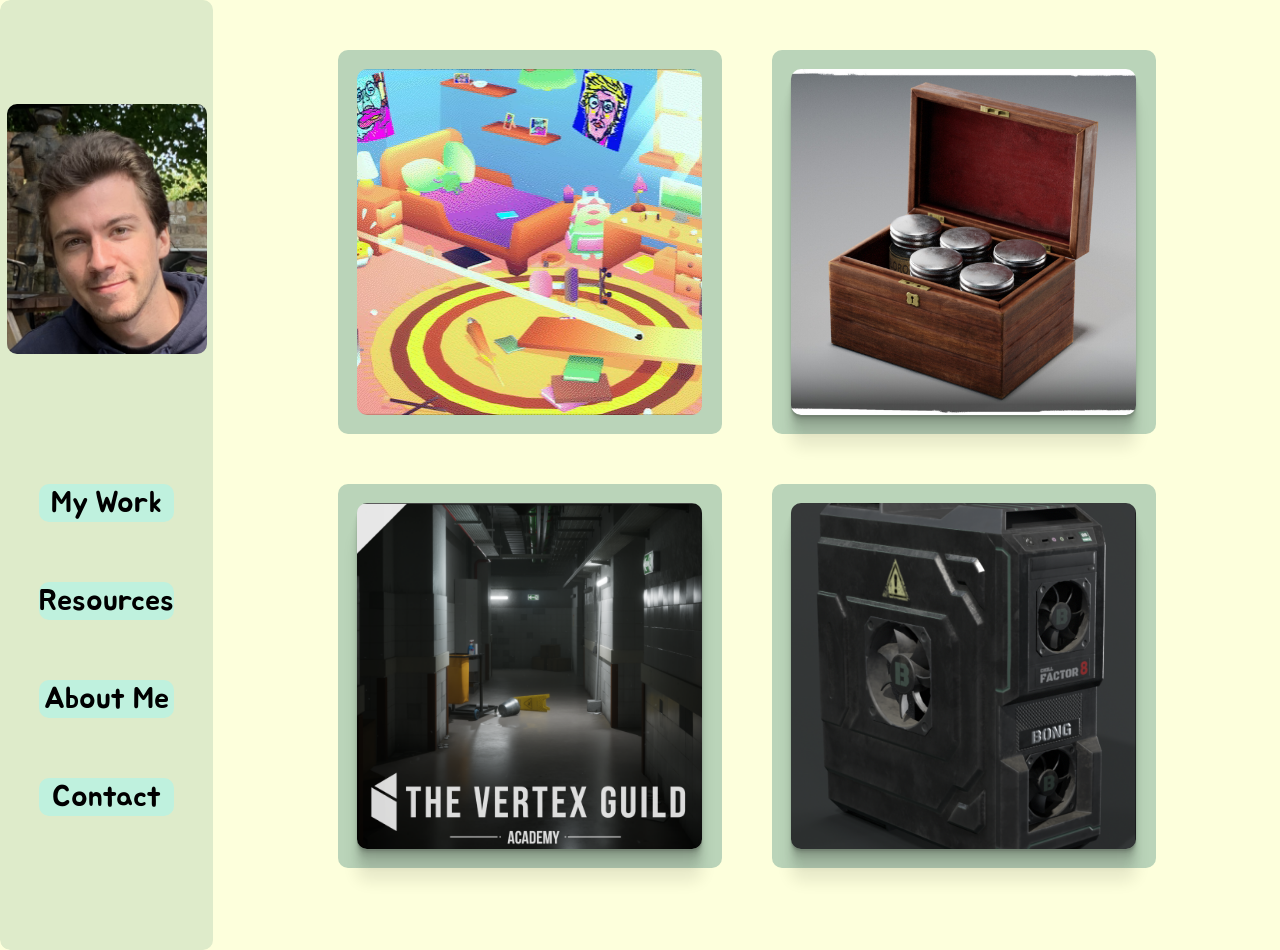
<file: index.html>
<!DOCTYPE html>
<html lang="en">
<head>
    <meta charset="UTF-8">
    <meta name="viewport" content="width=device-width, initial-scale=1.0" color="black">
    <style>@font-face { font-family: Jua; src: url('Jua-Regular.ttf'); }
    * { border: 10px; border-radius: 10px 10px 10px 10px; font-family: Jua;} </style>
    <link rel="stylesheet" href="Styles.css"/>
    <title>Document</title>
</head>
<body style="background-color: #fdffdc; margin: 0;">
    <div class="popup" id="projectPopup">
        <button class="closeButton" onclick="closeProject()">×</button>

        <div class="popupContent" id="projectContent">
            
        </div>
    </div>
    <div class = "main">
        <!-- Div for side bar-->
        <div class="sidebar" style="grid-column: span 2; gap: 100px">
            <img src="IMG_3291.png" style=" width: 200px; height: 250px; align-self: center; object-fit: cover;"></img> 
            <box style="display: grid;
                            align-items: center;
                            justify-content: center;
                            align-content: center;
                            border-radius: 10px 10px 10px 10px;">
            <p class="sidebarText"> My Work </p>
            <p class="sidebarText"> Resources</p>
            <p class="sidebarText"> About Me</p>
            <p class="sidebarText"> Contact </p>
            </box>
        </div>
        <!-- Div for content-->
        <div class="contentGrid">
            <div class="contentBox" onclick="openProject('ProjectNok.html')">
                <video autoplay loop style="object-fit: cover; overflow: hidden; width: 90%; height: 90%;"><source src="Nok.webm" type="video/webm" />
                <div class="shadowBox"></div>
            </div>
            <div class="contentBox" onclick="openProject('ProjectNok.html')">
                <img class="thumbnail" src="Box.jpg"></img>
                <div class="shadowBox"></div>    
            </div>
            <div class="contentBox" onclick="openProject('ProjectNok.html')"> 
                <img class="thumbnail" src="final1.png"></img>
                <div class="shadowBox"></div>   
            </div>
            <div class="contentBox" onclick="openProject('ProjectNok.html')">
                <img class="thumbnail" src="Computer.png"></img>
                <div class="shadowBox"></div>  
            </div>
            <div class="contentBox" onclick="openProject('ProjectNok.html')"> 
                <img class="thumbnail" src="3prop.png"></img>
                <div class="shadowBox"></div>  
            </div>
            <div class="contentBox" onclick="openProject('ProjectNok.html')"> </div>
            <div class="contentBox" onclick="openProject('ProjectNok.html')"> </div>
            <div class="contentBox"> </div>
            <div class="contentBox"> </div>
        </div>
    </div>
<script src="scripts.js"></script>
</body>
</html>
</file>
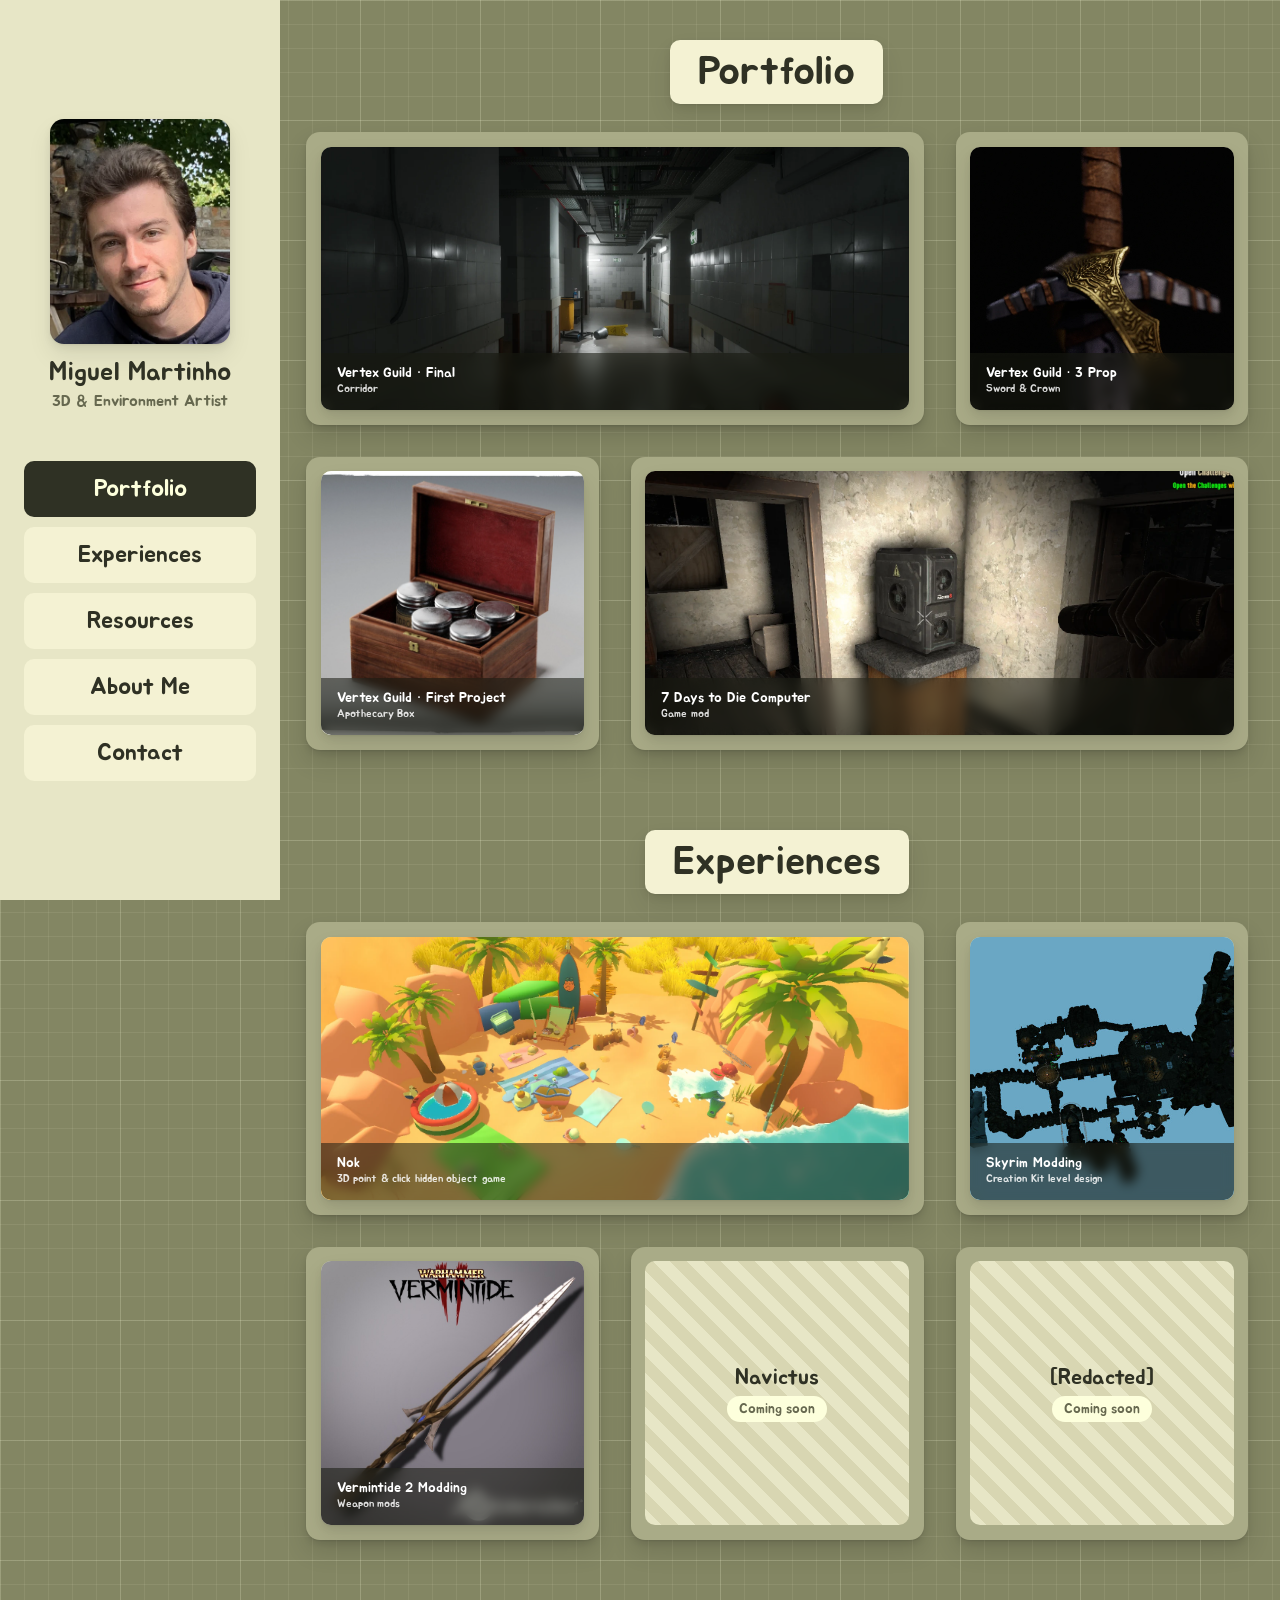
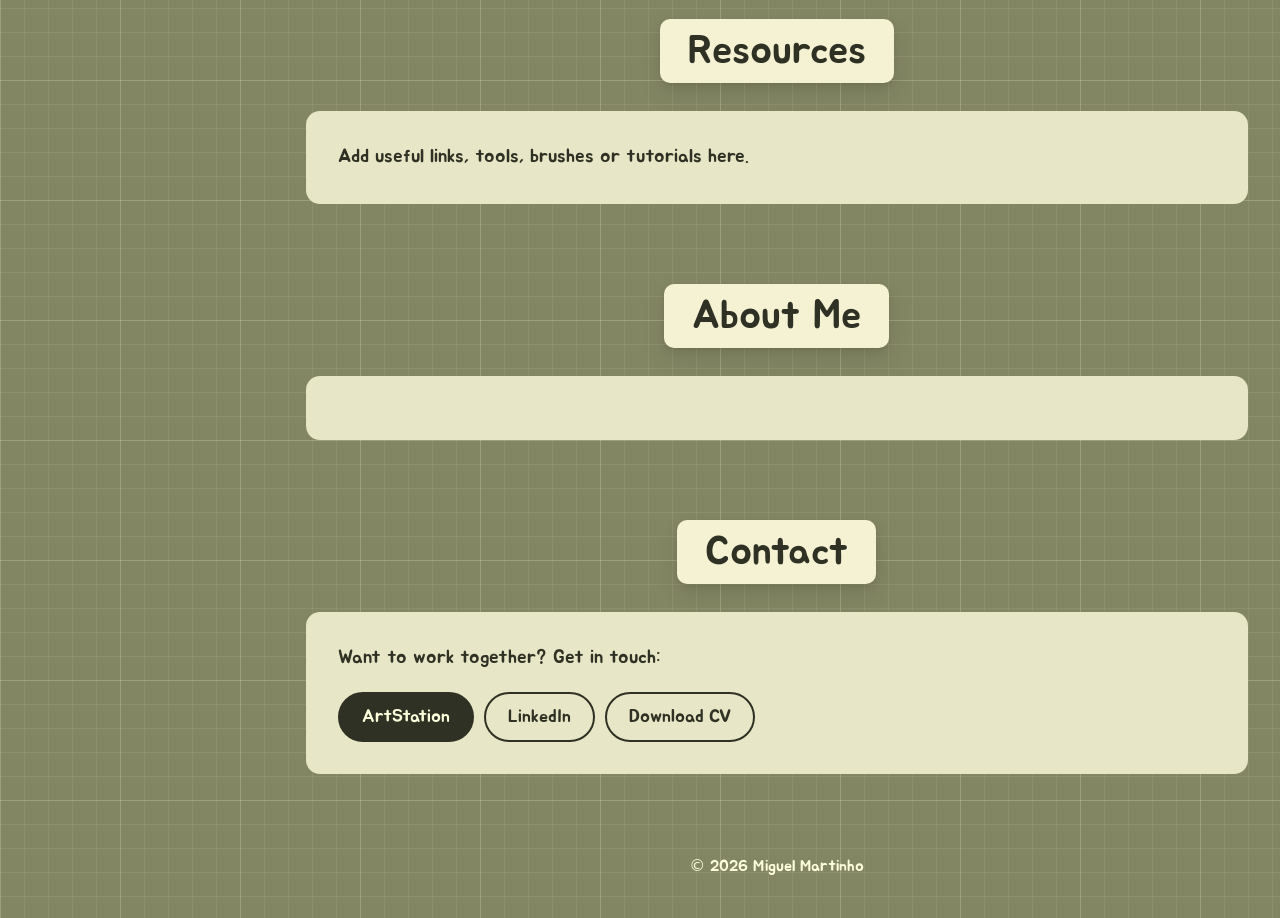
<file: docs/index.html>
<!DOCTYPE html>
<html lang="en">
<head>
    <meta charset="UTF-8">
    <meta name="viewport" content="width=device-width, initial-scale=1.0">
    <meta name="theme-color" content="#e7e6c6">
    <meta name="description" content="Portfolio of Miguel Martinho: environment art, props, game development and modding.">
    <title>Miguel Martinho · Portfolio</title>
    <!-- Site version, so browsers load fresh CSS/JS after an update. Keep the same number in all three places.
         MAJOR (x.0.0) full redesign
         MINOR (1.x.0) new feature, e.g. the project view, Portfolio/Experiences, wide cards
         PATCH (1.3.x) fixes and new content
         Tiny style tweaks (a shadow, a colour) don't need a new number: browsers pick them up within about 10 minutes. -->
    <link rel="stylesheet" href="css/styles.css?v=1.3.3">
</head>
<body>
    <a class="skip-link" href="#portfolio">Skip to content</a>

    <div class="layout">
        <!-- Sidebar (desktop) / top bar (mobile) -->
        <header class="sidebar">
            <a class="profile" href="#portfolio">
                <img class="profile-pic" src="assets/images/profile.webp" alt="Portrait of Miguel Martinho">
                <span class="profile-text">
                    <span class="profile-name">Miguel Martinho</span>
                    <span class="profile-role">3D &amp; Environment Artist</span>
                </span>
            </a>
            <nav class="nav" aria-label="Main">
                <a class="nav-link" href="#portfolio">Portfolio</a>
                <a class="nav-link" href="#experiences">Experiences</a>
                <a class="nav-link" href="#resources">Resources</a>
                <a class="nav-link" href="#about">About Me</a>
                <a class="nav-link" href="#contact">Contact</a>
            </nav>
        </header>

        <main class="content">
            <!-- Cards are generated from js/projects.js into the grid matching each project's category -->
            <section id="portfolio" class="section">
                <h2 class="section-title">Portfolio</h2>
                <div class="project-grid" data-category="portfolio"></div>
            </section>

            <section id="experiences" class="section">
                <h2 class="section-title">Experiences</h2>
                <div class="project-grid" data-category="experiences"></div>
            </section>

            <section id="resources" class="section">
                <h2 class="section-title">Resources</h2>
                <div class="panel">
                    <p>Add useful links, tools, brushes or tutorials here.</p>
                </div>
            </section>

            <section id="about" class="section">
                <h2 class="section-title">About Me</h2>
                <div class="panel">
                    <!-- About Me text goes here -->
                </div>
            </section>

            <section id="contact" class="section">
                <h2 class="section-title">Contact</h2>
                <div class="panel">
                    <p>Want to work together? Get in touch:</p>
                    <div class="contact-links">
                        <a class="button" href="https://www.artstation.com/miguelmartinho3d" target="_blank" rel="noopener">ArtStation</a>
                        <a class="button button-ghost" href="https://www.linkedin.com/in/mmartinho7/" target="_blank" rel="noopener">LinkedIn</a>
                        <!-- Public copy with email and phone removed; the original stays out of the site -->
                        <a class="button button-ghost" href="assets/cv/miguel-martinho-cv.pdf" download="Miguel-Martinho-CV.pdf">Download CV</a>
                    </div>
                </div>
            </section>

            <footer class="footer">© <span id="year"></span> Miguel Martinho</footer>
        </main>
    </div>

    <!-- Project viewer: images stacked on the left, info on the right (like ArtStation) -->
    <dialog class="viewer" id="projectModal" aria-labelledby="modalTitle">
        <div class="viewer-layout" id="viewerLayout">
            <div class="viewer-media" id="viewerMedia"></div>
            <aside class="viewer-info" id="modalInfo"></aside>
        </div>

        <button class="icon-button viewer-close" id="modalClose" aria-label="Close project"><svg><use href="#icon-close"/></svg></button>
        <button class="icon-button project-arrow prev" id="projectPrev" aria-label="Previous project"><svg><use href="#icon-prev"/></svg></button>
        <button class="icon-button project-arrow next" id="projectNext" aria-label="Next project"><svg><use href="#icon-next"/></svg></button>

        <!-- Fullscreen image viewer, opened by clicking an image -->
        <div class="lightbox" id="lightbox" hidden>
            <div class="carousel" id="carousel">
                <div class="carousel-track" id="carouselTrack" tabindex="0" aria-label="Fullscreen images"></div>
                <button class="icon-button carousel-arrow prev" id="carouselPrev" aria-label="Previous image"><svg><use href="#icon-prev"/></svg></button>
                <button class="icon-button carousel-arrow next" id="carouselNext" aria-label="Next image"><svg><use href="#icon-next"/></svg></button>
                <div class="carousel-footer">
                    <div class="carousel-dots" id="carouselDots"></div>
                    <span class="carousel-counter" id="carouselCounter"></span>
                </div>
            </div>
            <button class="icon-button lightbox-close" id="lightboxClose" aria-label="Close fullscreen view"><svg><use href="#icon-close"/></svg></button>
        </div>
    </dialog>

    <!-- Icons, defined once and reused with <svg><use href="#icon-…"/></svg> -->
    <svg hidden>
        <symbol id="icon-close" viewBox="0 0 24 24"><path d="M6 6l12 12M18 6L6 18"/></symbol>
        <symbol id="icon-prev" viewBox="0 0 24 24"><path d="M15 5l-7 7 7 7"/></symbol>
        <symbol id="icon-next" viewBox="0 0 24 24"><path d="M9 5l7 7-7 7"/></symbol>
    </svg>

    <script src="js/projects.js?v=1.3.3"></script>
    <script src="js/app.js?v=1.3.3"></script>

</body>
</html>
</file>
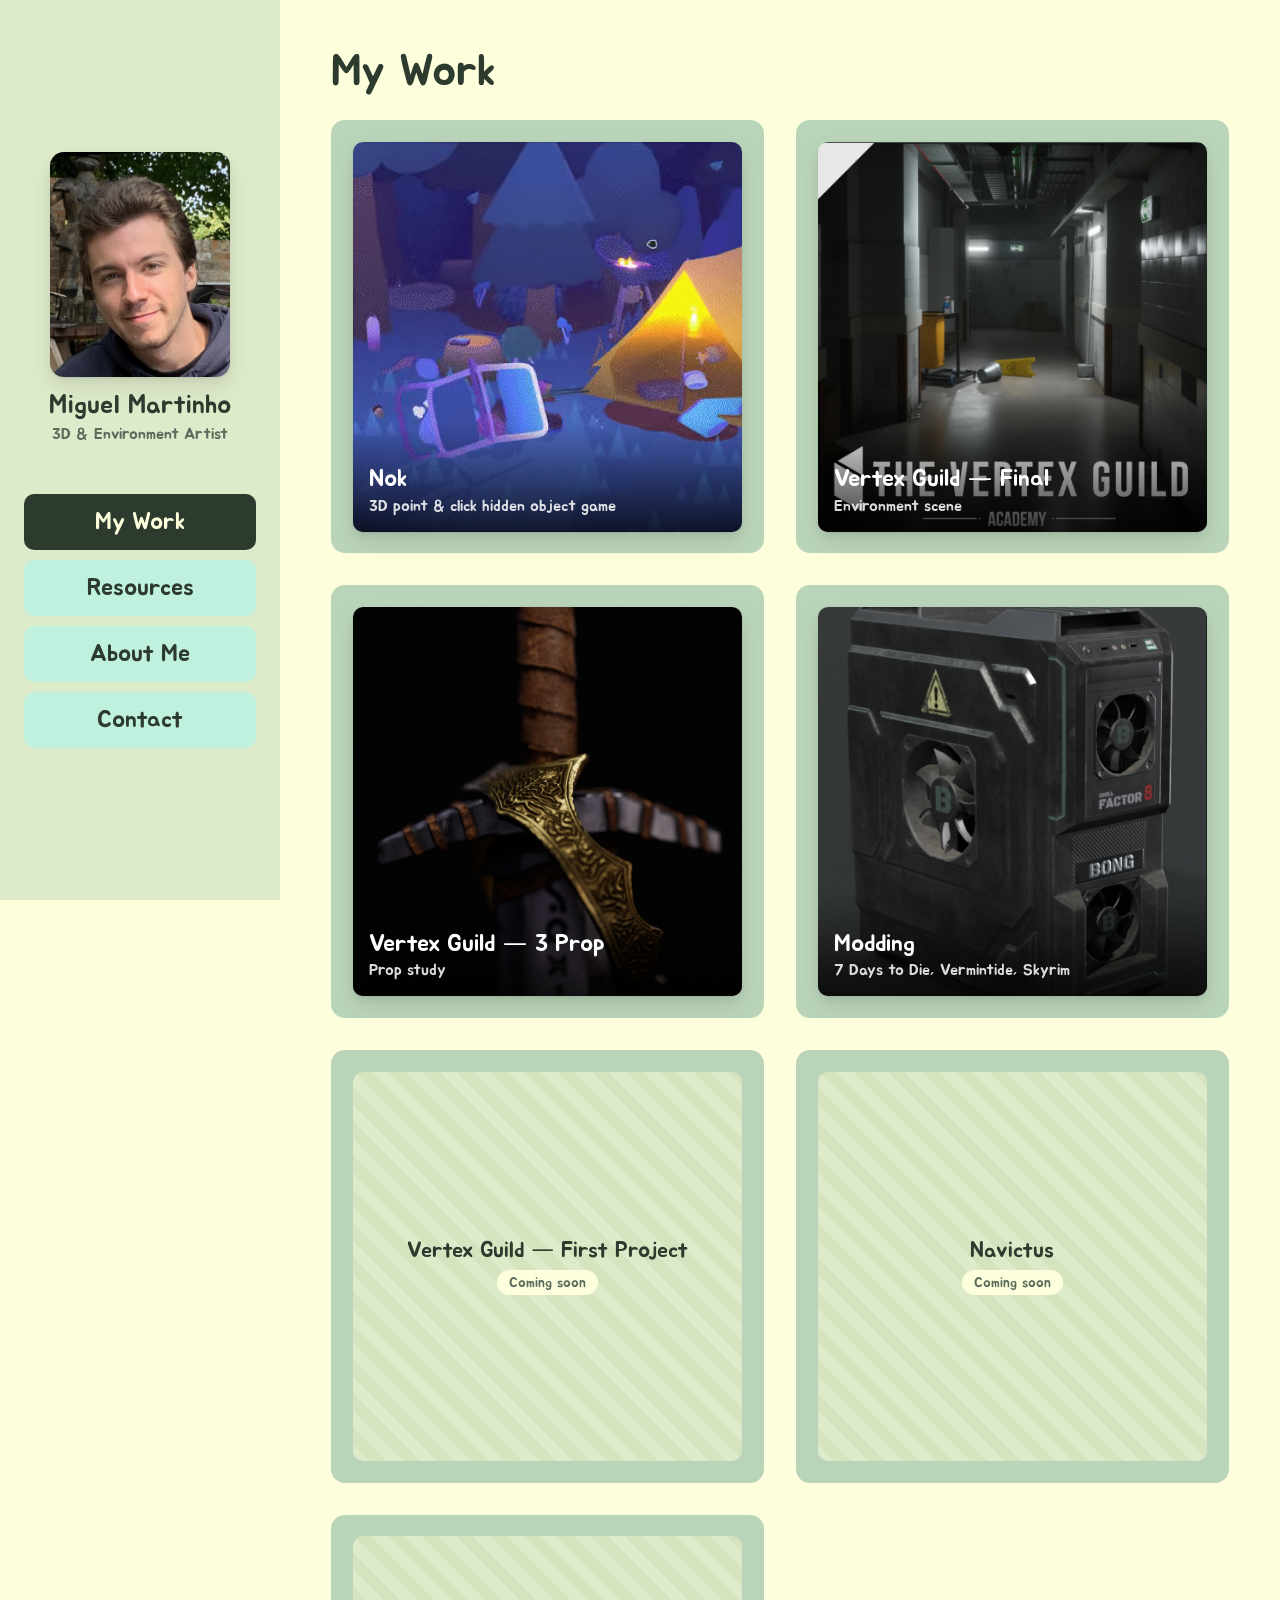
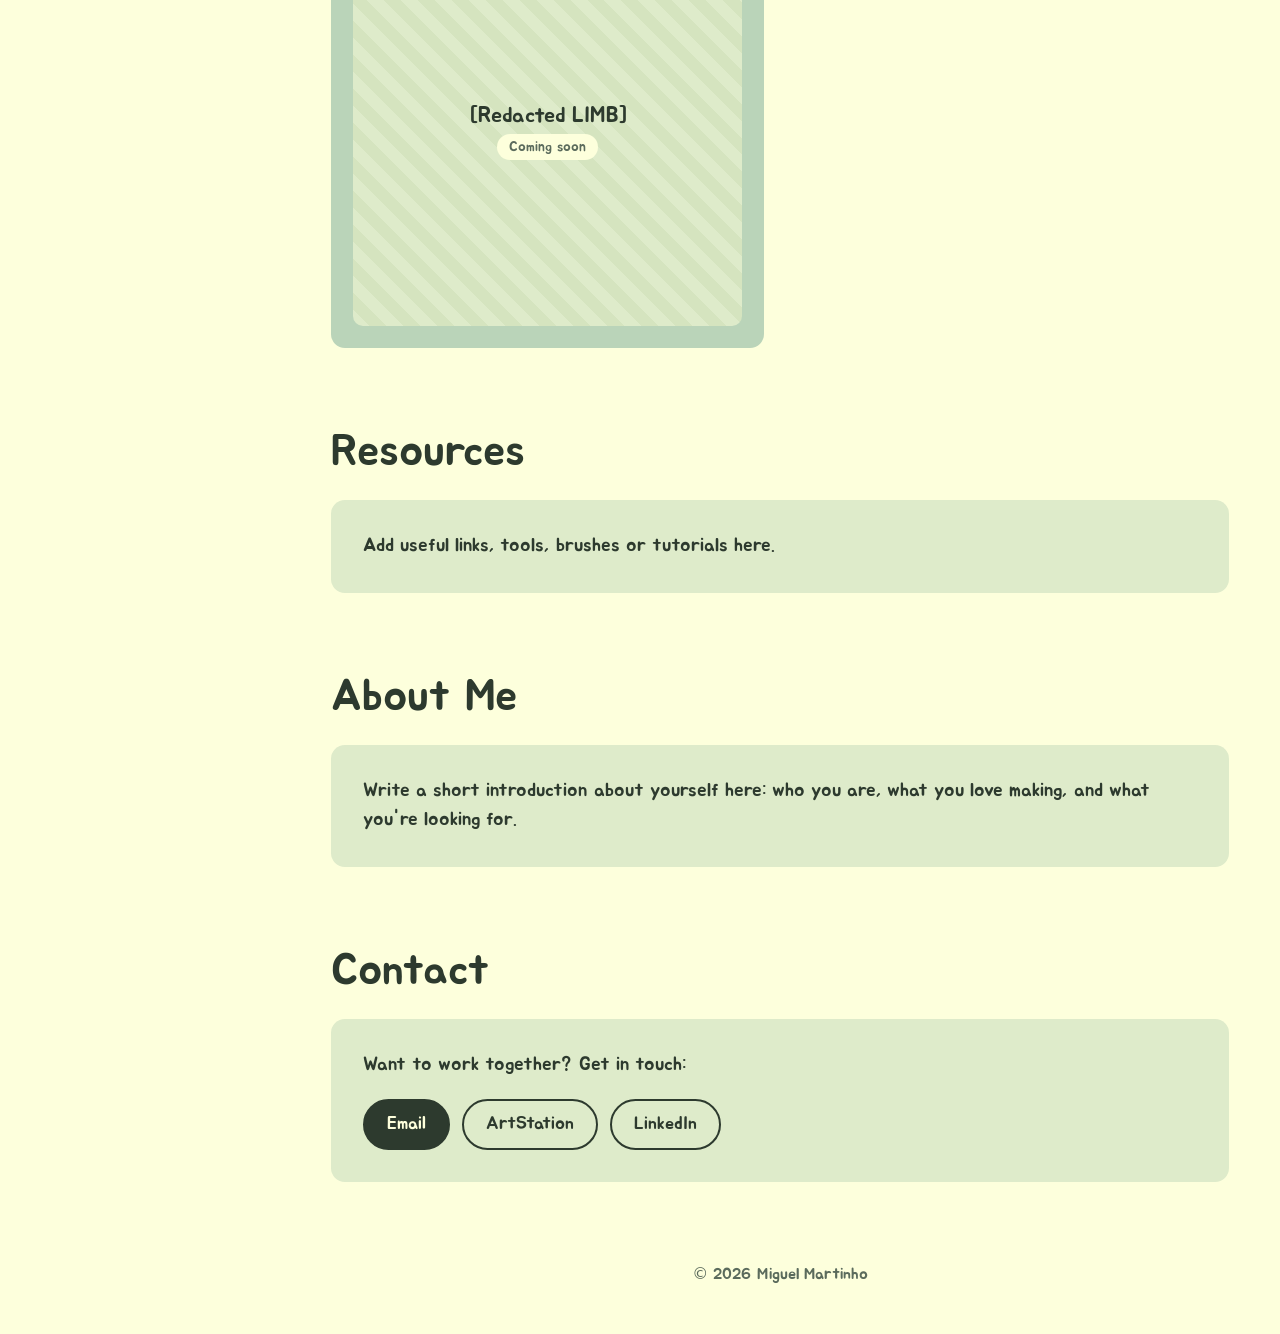
<file: redesign/index.html>
<!DOCTYPE html>
<html lang="en">
<head>
    <meta charset="UTF-8">
    <meta name="viewport" content="width=device-width, initial-scale=1.0">
    <meta name="theme-color" content="#deebca">
    <meta name="description" content="Portfolio of Miguel Martinho: environment art, props, game development and modding.">
    <title>Miguel Martinho · Portfolio</title>
    <link rel="stylesheet" href="css/styles.css">
</head>
<body>
    <a class="skip-link" href="#work">Skip to content</a>

    <div class="layout">
        <!-- Sidebar (desktop) / top bar (mobile) -->
        <header class="sidebar">
            <a class="profile" href="#work">
                <img class="profile-pic" src="assets/IMG_3291.png" alt="Portrait of Miguel Martinho">
                <span class="profile-text">
                    <span class="profile-name">Miguel Martinho</span>
                    <span class="profile-role">3D &amp; Environment Artist</span>
                </span>
            </a>
            <nav class="nav" aria-label="Main">
                <a class="nav-link" href="#work">My Work</a>
                <a class="nav-link" href="#resources">Resources</a>
                <a class="nav-link" href="#about">About Me</a>
                <a class="nav-link" href="#contact">Contact</a>
            </nav>
        </header>

        <main class="content">
            <section id="work" class="section">
                <h2 class="section-title">My Work</h2>
                <!-- Cards are generated from js/projects.js -->
                <div class="project-grid" id="projectGrid"></div>
            </section>

            <section id="resources" class="section">
                <h2 class="section-title">Resources</h2>
                <div class="panel">
                    <p>Add useful links, tools, brushes or tutorials here.</p>
                </div>
            </section>

            <section id="about" class="section">
                <h2 class="section-title">About Me</h2>
                <div class="panel">
                    <p>Write a short introduction about yourself here: who you are, what you love making, and what you're looking for.</p>
                </div>
            </section>

            <section id="contact" class="section">
                <h2 class="section-title">Contact</h2>
                <div class="panel">
                    <p>Want to work together? Get in touch:</p>
                    <div class="contact-links">
                        <a class="button" href="mailto:you@example.com">Email</a>
                        <a class="button button-ghost" href="#" target="_blank" rel="noopener">ArtStation</a>
                        <a class="button button-ghost" href="#" target="_blank" rel="noopener">LinkedIn</a>
                    </div>
                </div>
            </section>

            <footer class="footer">© <span id="year"></span> Miguel Martinho</footer>
        </main>
    </div>

    <!-- Project popup -->
    <dialog class="modal" id="projectModal" aria-labelledby="modalTitle">
        <div class="modal-inner">
            <button class="icon-button modal-close" id="modalClose" aria-label="Close project">
                <svg viewBox="0 0 24 24" aria-hidden="true"><path d="M6 6l12 12M18 6L6 18"/></svg>
            </button>

            <div class="carousel" id="carousel">
                <div class="carousel-track" id="carouselTrack" tabindex="0" aria-label="Project images"></div>
                <button class="icon-button carousel-arrow prev" id="carouselPrev" aria-label="Previous image">
                    <svg viewBox="0 0 24 24" aria-hidden="true"><path d="M15 5l-7 7 7 7"/></svg>
                </button>
                <button class="icon-button carousel-arrow next" id="carouselNext" aria-label="Next image">
                    <svg viewBox="0 0 24 24" aria-hidden="true"><path d="M9 5l7 7-7 7"/></svg>
                </button>
                <div class="carousel-footer">
                    <div class="carousel-dots" id="carouselDots"></div>
                    <span class="carousel-counter" id="carouselCounter"></span>
                </div>
            </div>

            <article class="modal-info" id="modalInfo"></article>
        </div>
    </dialog>

    <script src="js/projects.js"></script>
    <script src="js/app.js"></script>
</body>
</html>
</file>
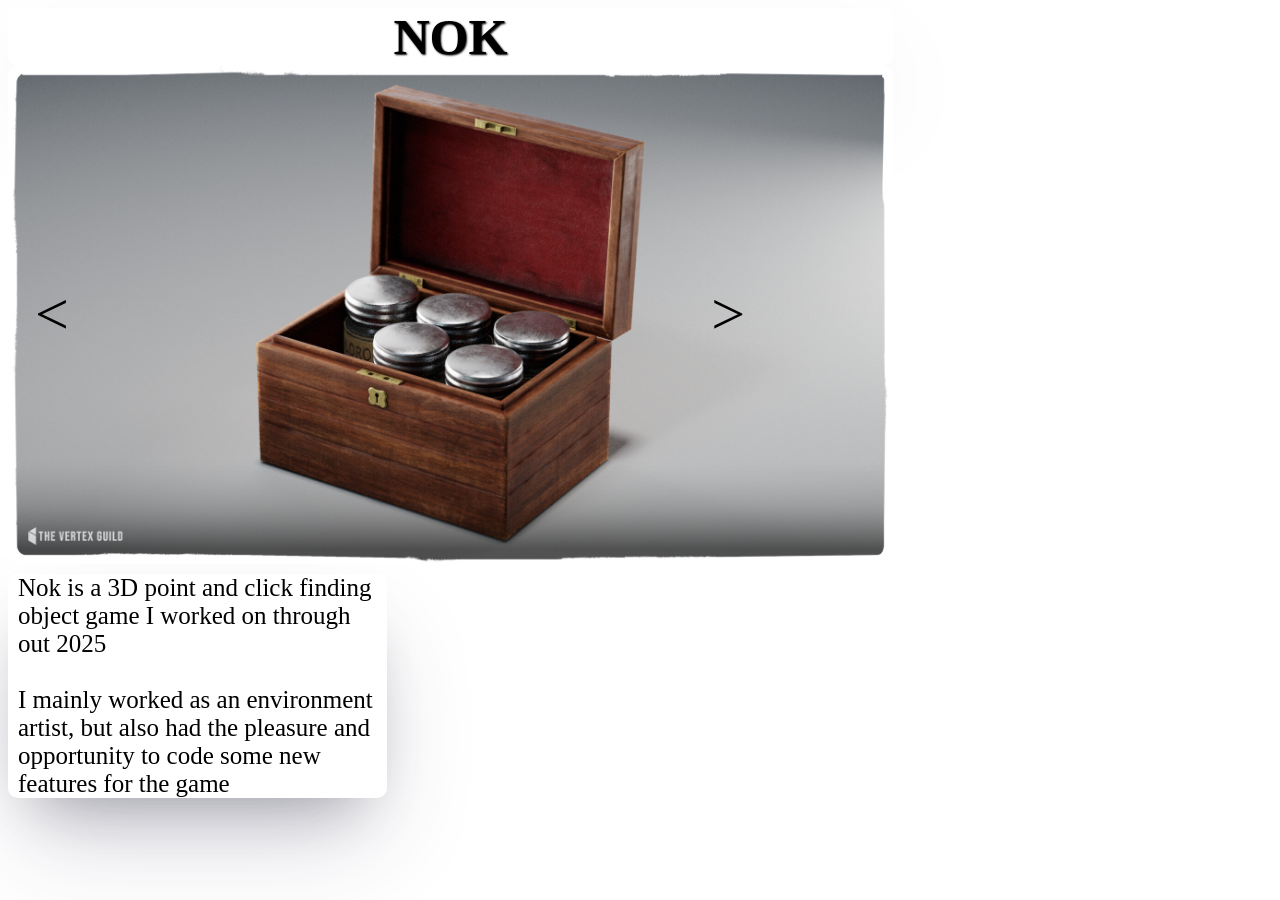
<file: ProjectNok.html>
<!DOCTYPE html>
<style>
    * {
    border: 10px;
    border-radius: 10px 10px 10px 10px;
}
</style>

<div style="width: 70%;
            height: 100%;
            display: flex;
            flex-direction: column;">
    <h1 style="margin: 0; width: 100%; height: 10%; 
    text-align: center;
    font-size: 50px; text-shadow: 1px 1px 2px black;
    box-shadow: rgba(50, 50, 93, 0.25) 0px 50px 100px -20px, rgba(0, 0, 0, 0.3) 0px 30px 60px -30px;">
    NOK
    </h1>
    <div style="aspect-ratio: 16/9; display: flex; justify-content: center;">
        <!-- Left Arrow-->
        <div style="float: left; align-self:  center; position: absolute; left: 35px" >
            <p style="font-size: 60px; font-weight: 100;"> <</p>
        </div>
        <img src="Box.jpg" style="align-self: center; max-width: 100%; max-height: 100%;">
        <!-- Right Arrow-->
        <div style="float: left; align-self:  center; position: absolute; right: 535px" >
            <p style="font-size: 60px; font-weight: 100;"> ></p>
        </div>
    </div>
</div>
<div style="width: 30%; box-shadow: rgba(50, 50, 93, 0.25) 0px 50px 100px -20px, rgba(0, 0, 0, 0.3) 0px 30px 60px -30px;">
    <p style="font-size: 25px; margin: 10px;">
        Nok is a 3D point and click finding object game I worked on through out 2025 <br></br>
        I mainly worked as an environment artist, but also had the pleasure and opportunity to code some new features for the game
    </p>
</div>
</file>
<file: Styles.css>
.main{
    display: grid;
    grid-template-columns: repeat(12, 1fr);
    overflow-y: hidden;
}
.sidebar{
    background-color: #deebca;
    display: flex;
    justify-content: center;
    flex-direction: column;
    min-height: 100vh;
}
.sidebarText{
    background-color: rgb(191, 241, 222);
    text-align: center;
    font-weight: 500;
    font-size: 30px;
}
.contentGrid{
    grid-column: span 10;
    display: flex;
    grid-template-columns: repeat(3, 1fr);
    grid-template-rows: repeat(3, 1fr);
    flex-wrap: wrap;
    flex-flow: auto;
    align-items: center;
    justify-content: center;
    overflow-y: auto;
    height: calc(100vh - 50px);
    gap: 50px;
    margin: 50px 0px 50px 0px;
}
.contentBox{
    width: 384px;
    height: 384px;
    position: relative;
    display: flex;
    align-items: center;
    justify-content: center;
    background-color: rgb(186, 212, 185);
    
}

.thumbnail{
    width: 90%; 
    height: 90%;
    object-fit: cover;
}

.shadowBox{
    position: absolute;
    width: 90%; 
    height: 90%;
    z-index: 2;
    box-shadow: rgba(0, 0, 0, 0.09) 0px 2px 1px, rgba(0, 0, 0, 0.09) 0px 4px 2px, rgba(0, 0, 0, 0.09) 0px 8px 4px, rgba(0, 0, 0, 0.09) 0px 16px 8px, rgba(0, 0, 0, 0.09) 0px 32px 16px;
}

.popup{
    display: none;
    position: absolute;
    z-index: 3;
    width: 90%;
    height: 90%;
    top: +5%;
    left: +5%;
    justify-content: center;
    align-items: center;
    background-color: rgb(187, 218, 192);
}
.popupContent {
    position: relative;
    width: 95%;
    height: 90%;
    display: flex;
    flex-direction:  auto;
    justify-content: top;
    background-color: white;
    overflow: hidden;
}

.closeButton {
    position: absolute;
    top: 5px;
    right: 5px;
    font-size: 40px;
    align-self: center;
    width: 40px;
    height: 40px;
    border: none;
    cursor: pointer;
}
</file>
<file: docs/css/styles.css>
@font-face {
    font-family: "Jua";
    src: url("../assets/fonts/jua-regular.ttf") format("truetype");
    font-display: swap;
}

:root {
    /* Warm olive palette: every colour shares the background's yellow-green hue */
    --page-bg: #838663;   /* page background */
    --grid-minor: rgba(253, 255, 220, .08); /* blueprint grid lines on the page background */
    --grid-major: rgba(253, 255, 220, .14);
    --cream: #fdffdc;     /* light text on dark, info panel, labels */
    --surface: #e7e6c6;   /* sidebar and content panels */
    --surface-dark: #d8d6b2; /* stripes on "coming soon" cards */
    --chip: #f4f2d3;      /* menu buttons, section titles, tags */
    --frame: #a9ab87;     /* border around each project card */
    --focus: #5c5f42;     /* keyboard focus outline */
    --ink: #2f3124;       /* main text */
    --ink-soft: #66684f;  /* secondary text */
    --white: #ffffff;

    /* Project viewer (dark) */
    --viewer-bg: #181a12;
    --on-dark-soft: #c4c4a8;
    --glass: rgba(255, 255, 255, .1);

    --radius: 14px;
    --radius-sm: 10px;
    --pill: 999px;
    --shadow: 0 1px 2px rgba(0, 0, 0, .06), 0 4px 8px rgba(0, 0, 0, .06), 0 12px 24px rgba(0, 0, 0, .08);
    --shadow-lift: 0 2px 4px rgba(0, 0, 0, .08), 0 10px 20px rgba(0, 0, 0, .1), 0 24px 48px rgba(0, 0, 0, .12);
    --shadow-card: 0 1px 2px rgba(0, 0, 0, .09), 0 4px 8px rgba(0, 0, 0, .09), 0 12px 24px rgba(0, 0, 0, .12); /* --shadow, 50% darker */
    --font: "Jua", system-ui, -apple-system, "Segoe UI", sans-serif;
    --sidebar-width: 280px;
    --viewer-info-width: 400px;
}

*, *::before, *::after { box-sizing: border-box; }

/* Browsers don't hide <svg hidden> by themselves; without this the icon sprite adds space below the page */
[hidden] { display: none !important; }

html { scroll-behavior: smooth; scroll-padding-top: 24px; }

body {
    margin: 0;
    font-family: var(--font);
    color: var(--ink);
    /* Blueprint grid: a strong line every 120px over fine lines every 24px */
    background-color: var(--page-bg);
    background-image:
        linear-gradient(var(--grid-major) 1px, transparent 1px),
        linear-gradient(90deg, var(--grid-major) 1px, transparent 1px),
        linear-gradient(var(--grid-minor) 1px, transparent 1px),
        linear-gradient(90deg, var(--grid-minor) 1px, transparent 1px);
    background-size: 120px 120px, 120px 120px, 24px 24px, 24px 24px;
    line-height: 1.5;
    -webkit-font-smoothing: antialiased;
}

body.modal-open { overflow: hidden; }

h1, h2 { font-weight: 400; line-height: 1.1; }

img, video { display: block; max-width: 100%; }

a { color: inherit; }

/* Buttons that only wrap something clickable (cards, images) start with no styling */
button { font: inherit; color: inherit; }

:focus-visible {
    outline: 3px solid var(--focus);
    outline-offset: 3px;
}

.skip-link {
    position: absolute;
    left: 12px;
    top: -60px;
    z-index: 100;
    padding: 10px 16px;
    background: var(--ink);
    color: var(--white);
    border-radius: var(--radius-sm);
    text-decoration: none;
}
.skip-link:focus { top: 12px; }

/* ---------- Layout ---------- */

.layout {
    display: grid;
    grid-template-columns: var(--sidebar-width) 1fr;
    min-height: 100vh;
}

/* ---------- Sidebar ---------- */

.sidebar {
    position: sticky;
    top: 0;
    height: 100vh;
    display: flex;
    flex-direction: column;
    justify-content: center;
    gap: 48px;
    padding: 32px 24px;
    background: var(--surface);
}

.profile {
    display: flex;
    flex-direction: column;
    align-items: center;
    gap: 14px;
    text-decoration: none;
    text-align: center;
}

.profile-pic {
    width: 180px;
    height: 225px;
    object-fit: cover;
    border-radius: var(--radius);
    box-shadow: var(--shadow);
}

.profile-text { display: flex; flex-direction: column; }
.profile-name { font-size: 1.6rem; line-height: 1.2; }
.profile-role { font-size: 1rem; color: var(--ink-soft); }

.nav {
    display: flex;
    flex-direction: column;
    gap: 10px;
}

/* Light boxes: sidebar buttons and section titles */
.nav-link,
.section-title {
    background: var(--chip);
    border-radius: var(--radius-sm);
}

.nav-link {
    display: block;
    padding: 10px 16px;
    font-size: 1.5rem;
    text-align: center;
    text-decoration: none;
    transition: background-color .2s, translate .2s, box-shadow .2s;
}
.nav-link.active { background: var(--ink); color: var(--cream); }

/* ---------- Content ---------- */

.content {
    min-width: 0;
    padding: 40px clamp(16px, 2.5vw, 40px) 40px clamp(16px, 2vw, 28px);
}

.section { margin: 0 0 80px; }

/* Centered, jiggles on hover */
.section-title {
    width: fit-content;
    margin: 0 auto 28px;
    padding: 10px 28px;
    font-size: clamp(1.8rem, 3.5vw, 2.5rem);
    box-shadow: var(--shadow);
    cursor: default;
}
.section-title:hover { animation: jiggle .5s ease-in-out; }

@keyframes jiggle {
    0%, 100% { transform: rotate(0); }
    20% { transform: rotate(-4deg) scale(1.04); }
    40% { transform: rotate(3deg) scale(1.04); }
    60% { transform: rotate(-2deg) scale(1.02); }
    80% { transform: rotate(1deg); }
}

.panel {
    padding: clamp(20px, 3vw, 32px);
    font-size: 1.2rem;
    background: var(--surface);
    border-radius: var(--radius);
}
:is(.panel, .description) p { margin: 0 0 1em; }
.panel p:last-child { margin-bottom: 0; }

/* Rows of buttons / chips */
.contact-links,
.project-links,
.tags {
    display: flex;
    flex-wrap: wrap;
    gap: 10px;
}

.button {
    display: inline-flex;
    align-items: center;
    padding: 10px 22px;
    font-size: 1.1rem;
    text-decoration: none;
    color: var(--cream);
    background: var(--ink);
    border: 2px solid var(--ink);
    border-radius: var(--pill);
    transition: translate .2s, box-shadow .2s;
}
.button-ghost { color: var(--ink); background: transparent; }

.footer {
    color: var(--cream); /* sits straight on the page background */
    text-align: center;
}

/* ---------- Project grid ---------- */

/* Rows of --cols cards; a row with fewer cards is centered */
.project-grid {
    --cols: 3; /* 2 on tablets, 1 on phones (see below) */
    --gap: clamp(16px, 2.5vw, 40px);
    /* One card's width. Used for padding too, since % padding is measured from the row, not the card */
    --card-width: calc((100% - (var(--cols) - 1) * var(--gap)) / var(--cols));
    /* The same width in container units, so text inside a card can scale with a square card's size */
    --square: calc((100cqi - (var(--cols) - 1) * var(--gap)) / var(--cols));
    /* Green border around each picture: 5% of a square card, the same on square and wide cards */
    --frame-size: calc(var(--square) * .05);
    container-type: inline-size;
    display: flex;
    flex-wrap: wrap;
    justify-content: center;
    gap: var(--gap);
}

@media (max-width: 900px) {
    .project-grid { --cols: 2; }
}
@media (max-width: 560px) {
    .project-grid { --cols: 1; }
}

.card {
    position: relative;
    display: block;
    flex: 0 0 var(--card-width);
    aspect-ratio: 1;
    padding: var(--frame-size);
    text-align: left;
    background: var(--frame);
    border: none;
    border-radius: var(--radius);
    box-shadow: var(--shadow-card); /* slight shadow by default; hover lifts it to --shadow-lift */
    cursor: pointer;
    transition: translate .25s ease, box-shadow .25s ease;
}

/* Takes 2 slots (set by layoutGrids() in app.js) and shows its 16:9 picture if it has one */
.card.wide {
    flex-basis: calc(var(--card-width) * 2 + var(--gap));
    aspect-ratio: auto; /* stretches to the height of the square card beside it */
}
/* Taken out of the flow so the wide picture can't make the row taller than the square cards */
.card.wide .card-media {
    position: absolute;
    inset: var(--frame-size);
    width: auto;
    height: auto;
}
.thumb-wide,
.card.wide.has-wide .thumb-square { display: none; }
.card.wide.has-wide .thumb-wide { display: block; }

.card-media {
    position: relative;
    width: 100%;
    height: 100%;
    overflow: hidden;
    border-radius: var(--radius-sm);
    background: var(--surface);
    box-shadow: var(--shadow);
}

/* Square thumbnails: grid cards and "More by" cards */
:is(.card-media, .more-card) :is(img, video) {
    width: 100%;
    height: 100%;
    object-fit: cover;
    transition: scale .4s ease;
}

/* See-through box behind the title so it stays readable on any picture */
.card-label {
    position: absolute;
    inset: auto 0 0 0; /* full width along the bottom; the thumbnail's rounded corners clip it */
    padding: 12px 16px;
    color: var(--white);
    background: rgba(24, 26, 18, .55);
    -webkit-backdrop-filter: blur(6px);
    backdrop-filter: blur(6px);
    transition: opacity .25s ease, translate .25s ease;
}
/* One line each, sized to a square card (even on wide cards), so every box is the same height */
.card-label :is(.card-title, .card-subtitle) {
    display: block;
    overflow: hidden;
    white-space: nowrap;
    text-overflow: ellipsis;
}
.card-title { font-size: clamp(.75rem, calc(var(--square) * .0486), 1.6rem); line-height: 1.15; }
.card-subtitle { font-size: clamp(.7rem, calc(var(--square) * .0378), .95rem); opacity: .85; }

.card:focus-visible { translate: 0 -4px; box-shadow: var(--shadow-lift); }

.card.coming-soon { cursor: default; }
.card.coming-soon .card-media {
    display: grid;
    place-content: center;
    gap: 6px;
    padding: 16px;
    text-align: center;
    box-shadow: none;
    background: repeating-linear-gradient(45deg, var(--surface), var(--surface) 12px, var(--surface-dark) 12px, var(--surface-dark) 24px);
}
.card.coming-soon .card-title { font-size: 1.4rem; }

/* Small rounded labels */
.badge,
.tags li {
    padding: 2px 12px;
    font-size: .9rem;
    border-radius: var(--pill);
}
.badge { justify-self: center; color: var(--ink-soft); background: var(--cream); }
.tags li { background: var(--chip); }

/* ---------- Hover effects (mouse only; phones don't hover) ---------- */

@media (hover: hover) {
    .nav-link:hover,
    .button:hover { translate: 0 -2px; box-shadow: var(--shadow); }

    .card:not(.coming-soon):hover { translate: 0 -4px; box-shadow: var(--shadow-lift); }
    :is(.card, .more-card):hover :is(img, video) { scale: 1.04; }

    /* The text and its box fade away to show the whole picture */
    .card:hover .card-label { opacity: 0; translate: 0 8px; }

    .icon-button:hover { scale: 1.08; }
}

/* ---------- Project viewer (ArtStation-style) ---------- */

.viewer {
    width: 100vw;
    height: 100vh;
    height: 100dvh;
    max-width: none;
    max-height: none;
    margin: 0;
    padding: 0;
    color: var(--ink);
    background: var(--viewer-bg);
    border: none;
}
.viewer::backdrop { background: var(--viewer-bg); }
.viewer[open],
.lightbox { animation: fade-in .25s ease; }

@keyframes fade-in {
    from { opacity: 0; }
}

.viewer-layout {
    display: grid;
    grid-template-columns: minmax(0, 1fr) var(--viewer-info-width);
    height: 100%;
}

/* Left: every image of the project, big, one under the other */
.viewer-media {
    min-height: 0;
    overflow-y: auto;
    padding: 24px 88px;
    scrollbar-color: #45473a transparent;
}

.viewer-mobile-header { display: none; }

.media-stack {
    display: flex;
    flex-direction: column;
    gap: 20px;
    max-width: 1600px;
    margin: 0 auto;
}

.media-item { margin: 0; }
/* Every image sits in a 16:9 frame: tall or square ones shrink to fit instead of being blown up */
.media-item :is(img, video) {
    width: 100%;
    aspect-ratio: 16 / 9;
    object-fit: contain;
    border-radius: 4px;
}
.media-item button {
    display: block;
    width: 100%;
    padding: 0;
    background: none;
    border: none;
    cursor: zoom-in;
}
.media-item figcaption {
    margin-top: 8px;
    color: var(--on-dark-soft);
    text-align: center;
}

/* Right: project info */
.viewer-info {
    min-height: 0;
    overflow-y: auto;
    padding: 28px;
    background: var(--cream);
}

.author {
    display: flex;
    align-items: center;
    gap: 12px;
    margin-bottom: 24px;
    padding-right: 52px; /* room for the close button */
}
.author img {
    width: 52px;
    height: 52px;
    object-fit: cover;
    border-radius: 50%;
}
.author-name { display: block; font-size: 1.2rem; line-height: 1.2; }
.author-role,
.modal-subtitle,
.facts dt { color: var(--ink-soft); }
.author-role { display: block; font-size: .95rem; }

.viewer-info h1 { margin: 0 0 4px; font-size: clamp(1.9rem, 2.4vw, 2.5rem); }
.modal-subtitle { margin: 0 0 20px; font-size: 1.15rem; }

.description p { font-size: 1.15rem; }

.facts {
    display: grid;
    grid-template-columns: auto 1fr;
    gap: 4px 16px;
    margin: 0 0 20px;
    font-size: 1.05rem;
}
.facts dd { margin: 0; }

.tags { margin: 0 0 20px; padding: 0; list-style: none; }
.project-links { margin-top: 8px; }

.info-heading {
    margin: 32px 0 12px;
    padding-top: 20px;
    font-size: 1.2rem;
    border-top: 2px solid var(--surface);
}

.more-grid {
    display: grid;
    grid-template-columns: repeat(2, 1fr);
    gap: 10px;
}
.more-card {
    position: relative;
    aspect-ratio: 1;
    padding: 0;
    overflow: hidden;
    background: var(--frame);
    border: none;
    border-radius: var(--radius-sm);
    cursor: pointer;
}
.more-card span {
    position: absolute;
    inset: auto 0 0 0;
    padding: 20px 8px 6px;
    font-size: .9rem;
    line-height: 1.15;
    color: var(--white);
    text-align: left;
    background: linear-gradient(to top, rgba(0, 0, 0, .75), transparent);
}

/* ---------- Round icon buttons (close, arrows) ---------- */

.icon-button {
    display: grid;
    place-items: center;
    width: 44px;
    height: 44px;
    padding: 0;
    color: var(--ink);
    background: rgba(255, 255, 255, .9);
    border: none;
    border-radius: 50%;
    box-shadow: var(--shadow);
    cursor: pointer;
    transition: scale .2s, background-color .2s, opacity .2s;
}
.icon-button svg {
    width: 22px;
    height: 22px;
    fill: none;
    stroke: currentColor;
    stroke-width: 2.5;
    stroke-linecap: round;
    stroke-linejoin: round;
}

/* Arrows sit vertically centered on their side */
.project-arrow,
.carousel-arrow {
    top: 50%;
    translate: 0 -50%;
    z-index: 2;
}

.viewer-close {
    position: fixed;
    top: 22px;
    right: 22px;
    z-index: 5;
    background: var(--surface);
    box-shadow: none;
}

/* Previous / next project, at the sides of the image column */
.project-arrow {
    position: fixed;
    color: var(--white);
    background: var(--glass);
    box-shadow: none;
}
.project-arrow:hover { background: rgba(255, 255, 255, .25); }
.project-arrow.prev { left: 20px; }
.project-arrow.next { right: calc(var(--viewer-info-width) + 20px); }

/* ---------- Fullscreen lightbox ---------- */

.lightbox {
    position: fixed;
    inset: 0;
    z-index: 20;
    background: rgba(10, 11, 7, .97);
}

.lightbox-close {
    position: absolute;
    top: 16px;
    right: 16px;
    z-index: 3;
}

.carousel {
    position: relative;
    height: 100%;
}

.carousel-track {
    display: flex;
    height: 100%;
    overflow-x: auto;
    scroll-snap-type: x mandatory;
    overscroll-behavior-x: contain;
    scrollbar-width: none;
}
.carousel-track::-webkit-scrollbar { display: none; }
.carousel-track:focus-visible { outline-offset: -3px; }

.slide {
    position: relative;
    flex: 0 0 100%;
    display: flex;
    align-items: center;
    justify-content: center;
    padding: 24px 80px 64px;
    scroll-snap-align: center;
    scroll-snap-stop: always;
}
.slide :is(img, video) {
    width: 100%;
    height: 100%;
    object-fit: contain;
}

.carousel-arrow { position: absolute; }
.carousel-arrow.prev { left: 16px; }
.carousel-arrow.next { right: 16px; }
.carousel-arrow:disabled { opacity: 0; pointer-events: none; }

.carousel-footer {
    position: absolute;
    left: 0;
    right: 0;
    bottom: 14px;
    display: flex;
    align-items: center;
    justify-content: center;
    pointer-events: none;
}

/* See-through pills on the dark background */
.slide-caption,
.carousel-dots,
.carousel-counter {
    color: var(--white);
    background: var(--glass);
    border-radius: var(--pill);
}
.slide-caption {
    position: absolute;
    left: 50%;
    bottom: 56px;
    translate: -50% 0;
    max-width: 90%;
    margin: 0;
    padding: 4px 14px;
    background: rgba(0, 0, 0, .55); /* darker, since it can sit over the image */
}
.carousel-dots {
    display: flex;
    gap: 4px;
    padding: 4px 6px;
    pointer-events: auto;
}
.carousel-counter {
    position: absolute;
    right: 16px;
    padding: 2px 10px;
    font-size: .95rem;
}

.dot {
    display: grid;
    place-items: center;
    width: 24px;
    height: 24px;
    padding: 0;
    background: none;
    border: none;
    cursor: pointer;
}
.dot::before {
    content: "";
    width: 8px;
    height: 8px;
    background: rgba(255, 255, 255, .45);
    border-radius: var(--pill);
    transition: width .2s, background-color .2s;
}
.dot[aria-current="true"]::before { width: 20px; background: var(--white); }

.carousel.single :is(.carousel-arrow, .carousel-footer) { display: none; }

/* ---------- Tablet ---------- */

@media (max-width: 1100px) {
    :root { --sidebar-width: 230px; --viewer-info-width: 340px; }
    .profile-pic { width: 140px; height: 175px; }
    .nav-link { font-size: 1.3rem; }
    .viewer-media { padding: 20px 72px; }
}

/* ---------- Viewer on phones and small tablets: one scrolling column ---------- */

@media (max-width: 900px) {
    .viewer-layout { display: block; overflow-y: auto; }
    .viewer-media { overflow: visible; padding: 0 0 8px; }
    .viewer-mobile-header {
        display: block;
        padding: 18px 64px 14px 16px;
        color: var(--cream);
    }
    .viewer-mobile-header h2 { margin: 0; font-size: 1.7rem; }
    .viewer-mobile-header p { margin: 2px 0 0; color: var(--on-dark-soft); }
    .media-stack { gap: 6px; }
    .media-item :is(img, video) { border-radius: 0; }
    .viewer-info { overflow: visible; padding: 24px 16px 40px; }
    .author { padding-right: 0; }
    .viewer-info :is(h1, .modal-subtitle) { display: none; } /* already shown above the images */
    .viewer-close { top: 12px; right: 12px; }
    .project-arrow { display: none; }
    .slide { padding: 56px 0; }
    .carousel-arrow { width: 38px; height: 38px; }
    .carousel-arrow.prev { left: 8px; }
    .carousel-arrow.next { right: 8px; }
}

/* ---------- Mobile ---------- */

@media (max-width: 760px) {
    html { scroll-padding-top: 172px; } /* clears the sticky top bar */

    .layout { display: block; }

    .sidebar {
        z-index: 10;
        height: auto;
        gap: 10px;
        padding: 10px 16px;
        box-shadow: 0 2px 10px rgba(0, 0, 0, .08);
    }

    .profile { flex-direction: row; gap: 12px; text-align: left; }
    .profile-pic { width: 48px; height: 48px; border-radius: 50%; }
    .profile-name { font-size: 1.3rem; }
    .profile-role { font-size: .9rem; }

    /* Buttons wrap onto a second row on narrow phones, so every one stays visible */
    .nav {
        flex-direction: row;
        flex-wrap: wrap;
        gap: 6px;
    }
    .nav-link { flex: 1 0 auto; padding: 6px 10px; font-size: 1rem; }

    .content { padding-top: 28px; }
    .section { margin-bottom: 56px; }
}

@media (prefers-reduced-motion: reduce) {
    html { scroll-behavior: auto; }
    *, *::before, *::after { animation: none !important; transition: none !important; }
}
</file>
<file: redesign/css/styles.css>
@font-face {
    font-family: "Jua";
    src: url("../assets/Jua-Regular.ttf") format("truetype");
    font-display: swap;
}

:root {
    /* Palette taken from the original site */
    --cream: #fdffdc;
    --sage: #deebca;
    --mint: #bff1de;
    --moss: #bad4b9;
    --moss-dark: #8fb38d;
    --ink: #2d3a2e;
    --ink-soft: #5b6b5c;
    --white: #ffffff;

    --radius: 14px;
    --radius-sm: 10px;
    --shadow: 0 1px 2px rgba(0, 0, 0, .06), 0 4px 8px rgba(0, 0, 0, .06), 0 12px 24px rgba(0, 0, 0, .08);
    --shadow-lift: 0 2px 4px rgba(0, 0, 0, .08), 0 10px 20px rgba(0, 0, 0, .1), 0 24px 48px rgba(0, 0, 0, .12);
    --font: "Jua", system-ui, -apple-system, "Segoe UI", sans-serif;
    --sidebar-width: 280px;
}

*, *::before, *::after { box-sizing: border-box; }

html { scroll-behavior: smooth; scroll-padding-top: 24px; }

body {
    margin: 0;
    font-family: var(--font);
    color: var(--ink);
    background: var(--cream);
    line-height: 1.5;
    -webkit-font-smoothing: antialiased;
}

body.modal-open { overflow: hidden; }

img, video { display: block; max-width: 100%; }

a { color: inherit; }

:focus-visible {
    outline: 3px solid var(--moss-dark);
    outline-offset: 3px;
}

.skip-link {
    position: absolute;
    left: 12px;
    top: -60px;
    z-index: 100;
    padding: 10px 16px;
    background: var(--ink);
    color: var(--white);
    border-radius: var(--radius-sm);
    text-decoration: none;
}
.skip-link:focus { top: 12px; }

/* ---------- Layout ---------- */

.layout {
    display: grid;
    grid-template-columns: var(--sidebar-width) 1fr;
    min-height: 100vh;
}

/* ---------- Sidebar ---------- */

.sidebar {
    position: sticky;
    top: 0;
    height: 100vh;
    display: flex;
    flex-direction: column;
    justify-content: center;
    gap: 48px;
    padding: 32px 24px;
    background: var(--sage);
}

.profile {
    display: flex;
    flex-direction: column;
    align-items: center;
    gap: 14px;
    text-decoration: none;
    text-align: center;
}

.profile-pic {
    width: 180px;
    height: 225px;
    object-fit: cover;
    border-radius: var(--radius);
    box-shadow: var(--shadow);
}

.profile-text { display: flex; flex-direction: column; }
.profile-name { font-size: 1.6rem; line-height: 1.2; }
.profile-role { font-size: 1rem; color: var(--ink-soft); }

.nav {
    display: flex;
    flex-direction: column;
    gap: 10px;
}

.nav-link {
    display: block;
    padding: 10px 16px;
    font-size: 1.5rem;
    text-align: center;
    text-decoration: none;
    background: var(--mint);
    border-radius: var(--radius-sm);
    transition: background-color .2s, transform .2s, box-shadow .2s;
}
.nav-link:hover { transform: translateY(-2px); box-shadow: var(--shadow); }
.nav-link.active { background: var(--ink); color: var(--cream); }

/* ---------- Content ---------- */

.content {
    min-width: 0;
    padding: 48px clamp(16px, 4vw, 64px);
}

.section {
    max-width: 1300px;
    margin: 0 auto 80px;
}

.section-title {
    margin: 0 0 24px;
    font-size: clamp(2rem, 4vw, 2.75rem);
    font-weight: 400;
    line-height: 1.1;
}

.panel {
    padding: clamp(20px, 3vw, 32px);
    font-size: 1.2rem;
    background: var(--sage);
    border-radius: var(--radius);
}
.panel p { margin: 0 0 1em; }
.panel p:last-child { margin-bottom: 0; }

.contact-links { display: flex; flex-wrap: wrap; gap: 12px; }

.button {
    display: inline-flex;
    align-items: center;
    padding: 10px 22px;
    font: inherit;
    font-size: 1.1rem;
    text-decoration: none;
    color: var(--cream);
    background: var(--ink);
    border: 2px solid var(--ink);
    border-radius: 999px;
    transition: transform .2s, box-shadow .2s;
}
.button:hover { transform: translateY(-2px); box-shadow: var(--shadow); }
.button-ghost { color: var(--ink); background: transparent; }

.footer {
    max-width: 1300px;
    margin: 0 auto;
    color: var(--ink-soft);
    text-align: center;
}

/* ---------- Project grid ---------- */

.project-grid {
    display: grid;
    grid-template-columns: repeat(auto-fill, minmax(min(100%, 280px), 1fr));
    gap: clamp(16px, 2.5vw, 36px);
}

.card {
    position: relative;
    display: block;
    width: 100%;
    aspect-ratio: 1;
    padding: 5%;
    font: inherit;
    color: inherit;
    text-align: left;
    background: var(--moss);
    border: none;
    border-radius: var(--radius);
    cursor: pointer;
    transition: transform .25s ease, box-shadow .25s ease;
}

.card-media {
    position: relative;
    width: 100%;
    height: 100%;
    overflow: hidden;
    border-radius: var(--radius-sm);
    background: var(--sage);
    box-shadow: var(--shadow);
}

.card-media img,
.card-media video {
    width: 100%;
    height: 100%;
    object-fit: cover;
    transition: transform .4s ease;
}

.card-label {
    position: absolute;
    inset: auto 0 0 0;
    padding: 40px 16px 14px;
    color: var(--white);
    background: linear-gradient(to top, rgba(0, 0, 0, .75), rgba(0, 0, 0, 0));
}
.card-title { display: block; font-size: 1.5rem; line-height: 1.15; }
.card-subtitle { display: block; font-size: 1rem; opacity: .85; }

.card:hover,
.card:focus-visible { transform: translateY(-4px); box-shadow: var(--shadow-lift); }
.card:hover .card-media img,
.card:hover .card-media video { transform: scale(1.04); }

.card.coming-soon { cursor: default; }
.card.coming-soon:hover { transform: none; box-shadow: none; }
.card.coming-soon .card-media {
    display: grid;
    place-content: center;
    gap: 6px;
    padding: 16px;
    text-align: center;
    box-shadow: none;
    background: repeating-linear-gradient(45deg, var(--sage), var(--sage) 12px, #d5e4bf 12px, #d5e4bf 24px);
}
.card.coming-soon .card-title { font-size: 1.4rem; }
.badge {
    justify-self: center;
    padding: 2px 12px;
    font-size: .9rem;
    color: var(--ink-soft);
    background: var(--cream);
    border-radius: 999px;
}

/* ---------- Modal ---------- */

.modal {
    width: min(1400px, 94vw);
    height: min(860px, 90vh);
    max-width: none;
    max-height: none;
    padding: 0;
    color: var(--ink);
    background: var(--moss);
    border: none;
    border-radius: var(--radius);
    box-shadow: var(--shadow-lift);
}
.modal::backdrop {
    background: rgba(30, 40, 30, .6);
    backdrop-filter: blur(4px);
}
.modal[open] { animation: modal-in .25s ease; }

@keyframes modal-in {
    from { opacity: 0; transform: translateY(16px) scale(.98); }
    to   { opacity: 1; transform: none; }
}

.modal-inner {
    display: grid;
    grid-template-columns: minmax(0, 2fr) minmax(300px, 1fr);
    gap: 16px;
    height: 100%;
    padding: 16px;
}

.icon-button {
    display: grid;
    place-items: center;
    width: 44px;
    height: 44px;
    padding: 0;
    color: var(--ink);
    background: rgba(255, 255, 255, .9);
    border: none;
    border-radius: 50%;
    box-shadow: var(--shadow);
    cursor: pointer;
    transition: transform .2s, background-color .2s, opacity .2s;
}
.icon-button svg {
    width: 22px;
    height: 22px;
    fill: none;
    stroke: currentColor;
    stroke-width: 2.5;
    stroke-linecap: round;
    stroke-linejoin: round;
}
.icon-button:hover { transform: scale(1.08); background: var(--white); }

.modal-close {
    position: absolute;
    top: 24px;
    right: 24px;
    z-index: 5;
}

/* ---------- Carousel ---------- */

.carousel {
    position: relative;
    min-height: 0;
    overflow: hidden;
    background: #1d231e;
    border-radius: var(--radius-sm);
}

.carousel-track {
    display: flex;
    height: 100%;
    overflow-x: auto;
    scroll-snap-type: x mandatory;
    scroll-behavior: smooth;
    overscroll-behavior-x: contain;
    scrollbar-width: none;
}
.carousel-track::-webkit-scrollbar { display: none; }
.carousel-track:focus-visible { outline-offset: -3px; }

.slide {
    position: relative;
    flex: 0 0 100%;
    display: flex;
    flex-direction: column;
    align-items: center;
    justify-content: center;
    scroll-snap-align: center;
    scroll-snap-stop: always;
}
.slide img,
.slide video {
    width: 100%;
    height: 100%;
    object-fit: contain;
}
.slide-caption {
    position: absolute;
    left: 50%;
    bottom: 56px;
    transform: translateX(-50%);
    max-width: 90%;
    padding: 4px 14px;
    font-size: 1rem;
    color: var(--white);
    background: rgba(0, 0, 0, .55);
    border-radius: 999px;
}

.carousel-arrow {
    position: absolute;
    top: 50%;
    transform: translateY(-50%);
    z-index: 2;
}
.carousel-arrow:hover { transform: translateY(-50%) scale(1.08); }
.carousel-arrow.prev { left: 12px; }
.carousel-arrow.next { right: 12px; }
.carousel-arrow:disabled { opacity: 0; pointer-events: none; }

.carousel-footer {
    position: absolute;
    left: 0;
    right: 0;
    bottom: 12px;
    display: flex;
    align-items: center;
    justify-content: center;
    pointer-events: none;
}
.carousel-dots {
    display: flex;
    gap: 4px;
    padding: 4px 6px;
    background: rgba(0, 0, 0, .4);
    border-radius: 999px;
    pointer-events: auto;
}
.dot {
    width: 24px;
    height: 24px;
    padding: 0;
    background: none;
    border: none;
    cursor: pointer;
    display: grid;
    place-items: center;
}
.dot::before {
    content: "";
    width: 8px;
    height: 8px;
    background: rgba(255, 255, 255, .5);
    border-radius: 999px;
    transition: width .2s, background-color .2s;
}
.dot[aria-current="true"]::before { width: 20px; background: var(--white); }

.carousel-counter {
    position: absolute;
    right: 14px;
    padding: 2px 10px;
    font-size: .95rem;
    color: var(--white);
    background: rgba(0, 0, 0, .4);
    border-radius: 999px;
}

.carousel.single .carousel-arrow,
.carousel.single .carousel-footer { display: none; }

/* ---------- Project info ---------- */

.modal-info {
    min-height: 0;
    overflow-y: auto;
    padding: 28px;
    padding-right: 72px; /* room for the close button */
    background: var(--cream);
    border-radius: var(--radius-sm);
}
.modal-info h1 {
    margin: 0 0 4px;
    font-size: clamp(2rem, 3vw, 2.75rem);
    font-weight: 400;
    line-height: 1.1;
}
.modal-subtitle { margin: 0 0 20px; font-size: 1.15rem; color: var(--ink-soft); }

.facts {
    display: grid;
    grid-template-columns: auto 1fr;
    gap: 4px 16px;
    margin: 0 0 20px;
    font-size: 1.05rem;
}
.facts dt { color: var(--ink-soft); }
.facts dd { margin: 0; }

.tags {
    display: flex;
    flex-wrap: wrap;
    gap: 8px;
    margin: 0 0 20px;
    padding: 0;
    list-style: none;
}
.tags li {
    padding: 2px 12px;
    font-size: .95rem;
    background: var(--mint);
    border-radius: 999px;
}

.description p { margin: 0 0 1em; font-size: 1.15rem; }

.project-links { display: flex; flex-wrap: wrap; gap: 10px; margin-top: 8px; }

/* ---------- Tablet ---------- */

@media (max-width: 1100px) {
    :root { --sidebar-width: 230px; }
    .profile-pic { width: 140px; height: 175px; }
    .nav-link { font-size: 1.3rem; }
}

/* ---------- Mobile ---------- */

@media (max-width: 760px) {
    html { scroll-padding-top: 130px; }

    .layout { display: block; }

    .sidebar {
        z-index: 10;
        height: auto;
        flex-direction: column;
        gap: 10px;
        padding: 10px 16px;
        box-shadow: 0 2px 10px rgba(0, 0, 0, .08);
    }

    .profile { flex-direction: row; gap: 12px; text-align: left; }
    .profile-pic { width: 48px; height: 48px; border-radius: 50%; }
    .profile-name { font-size: 1.3rem; }
    .profile-role { font-size: .9rem; }

    .nav {
        flex-direction: row;
        gap: 6px;
        overflow-x: auto;
        scrollbar-width: none;
    }
    .nav::-webkit-scrollbar { display: none; }
    .nav-link { flex: 1 0 auto; padding: 6px 8px; font-size: 1rem; }
    .nav-link:hover { transform: none; box-shadow: none; }

    .content { padding-top: 28px; }
    .section { margin-bottom: 56px; }

    /* Popup becomes a full-screen sheet */
    .modal {
        width: 100vw;
        height: 100dvh;
        max-height: 100dvh;
        margin: 0;
        border-radius: 0;
    }
    .modal-inner {
        display: flex;
        flex-direction: column;
        gap: 0;
        padding: 0;
        overflow-y: auto;
    }
    .carousel {
        flex: 0 0 auto;
        height: min(60vh, 75vw);
        border-radius: 0;
    }
    .carousel-arrow { width: 38px; height: 38px; }
    .modal-close { position: fixed; top: 12px; right: 12px; }
    .modal-info {
        flex: 1 0 auto;
        overflow: visible;
        padding: 22px 16px 40px;
        border-radius: 0;
    }
}

/* ---------- Touch devices: swiping replaces hover ---------- */

@media (hover: none) {
    .card:hover { transform: none; box-shadow: none; }
    .card:hover .card-media img,
    .card:hover .card-media video { transform: none; }
}

@media (prefers-reduced-motion: reduce) {
    html, .carousel-track { scroll-behavior: auto; }
    *, *::before, *::after { animation: none !important; transition: none !important; }
}
</file>
